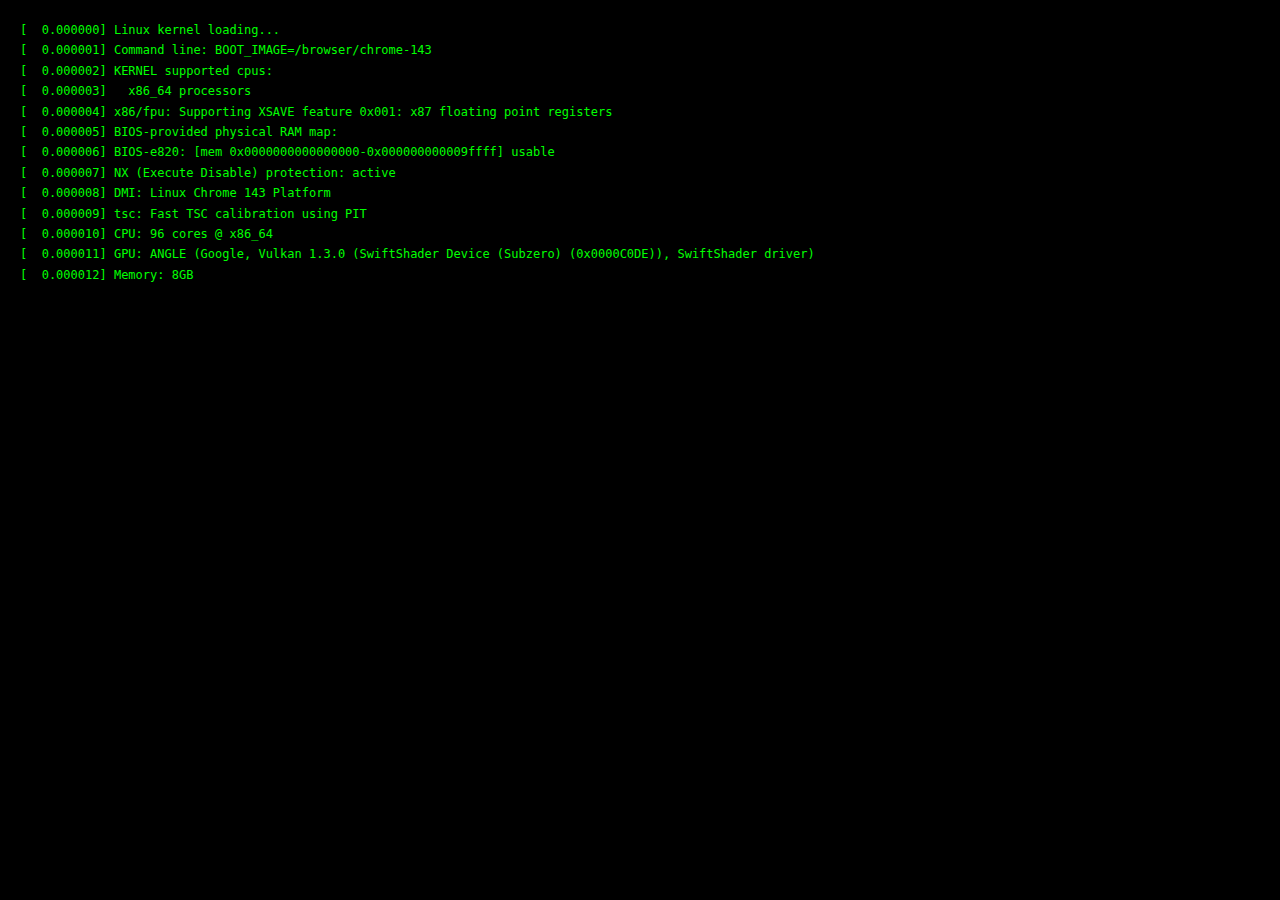
<file: index.html>
<!DOCTYPE html>
<html lang="en">
<head>
  <meta charset="utf-8" />
  <meta name="viewport" content="width=device-width, initial-scale=1.0, user-scalable=yes" />
  <title>Nessim Ben Abbes Website</title>
  <link rel="stylesheet" href="index.css" />
</head>
<body>
  <object type="text/html" data="header.html" class="header"></object>
  <p>Hello Everyone, Welcome to my personal website where I share my thoughts, projects, and everything that I find interesting and worth sharing.</p>
  <div class="debug-grid"></div>
  <script src="index.js"></script>
</body>
</html>
</file>
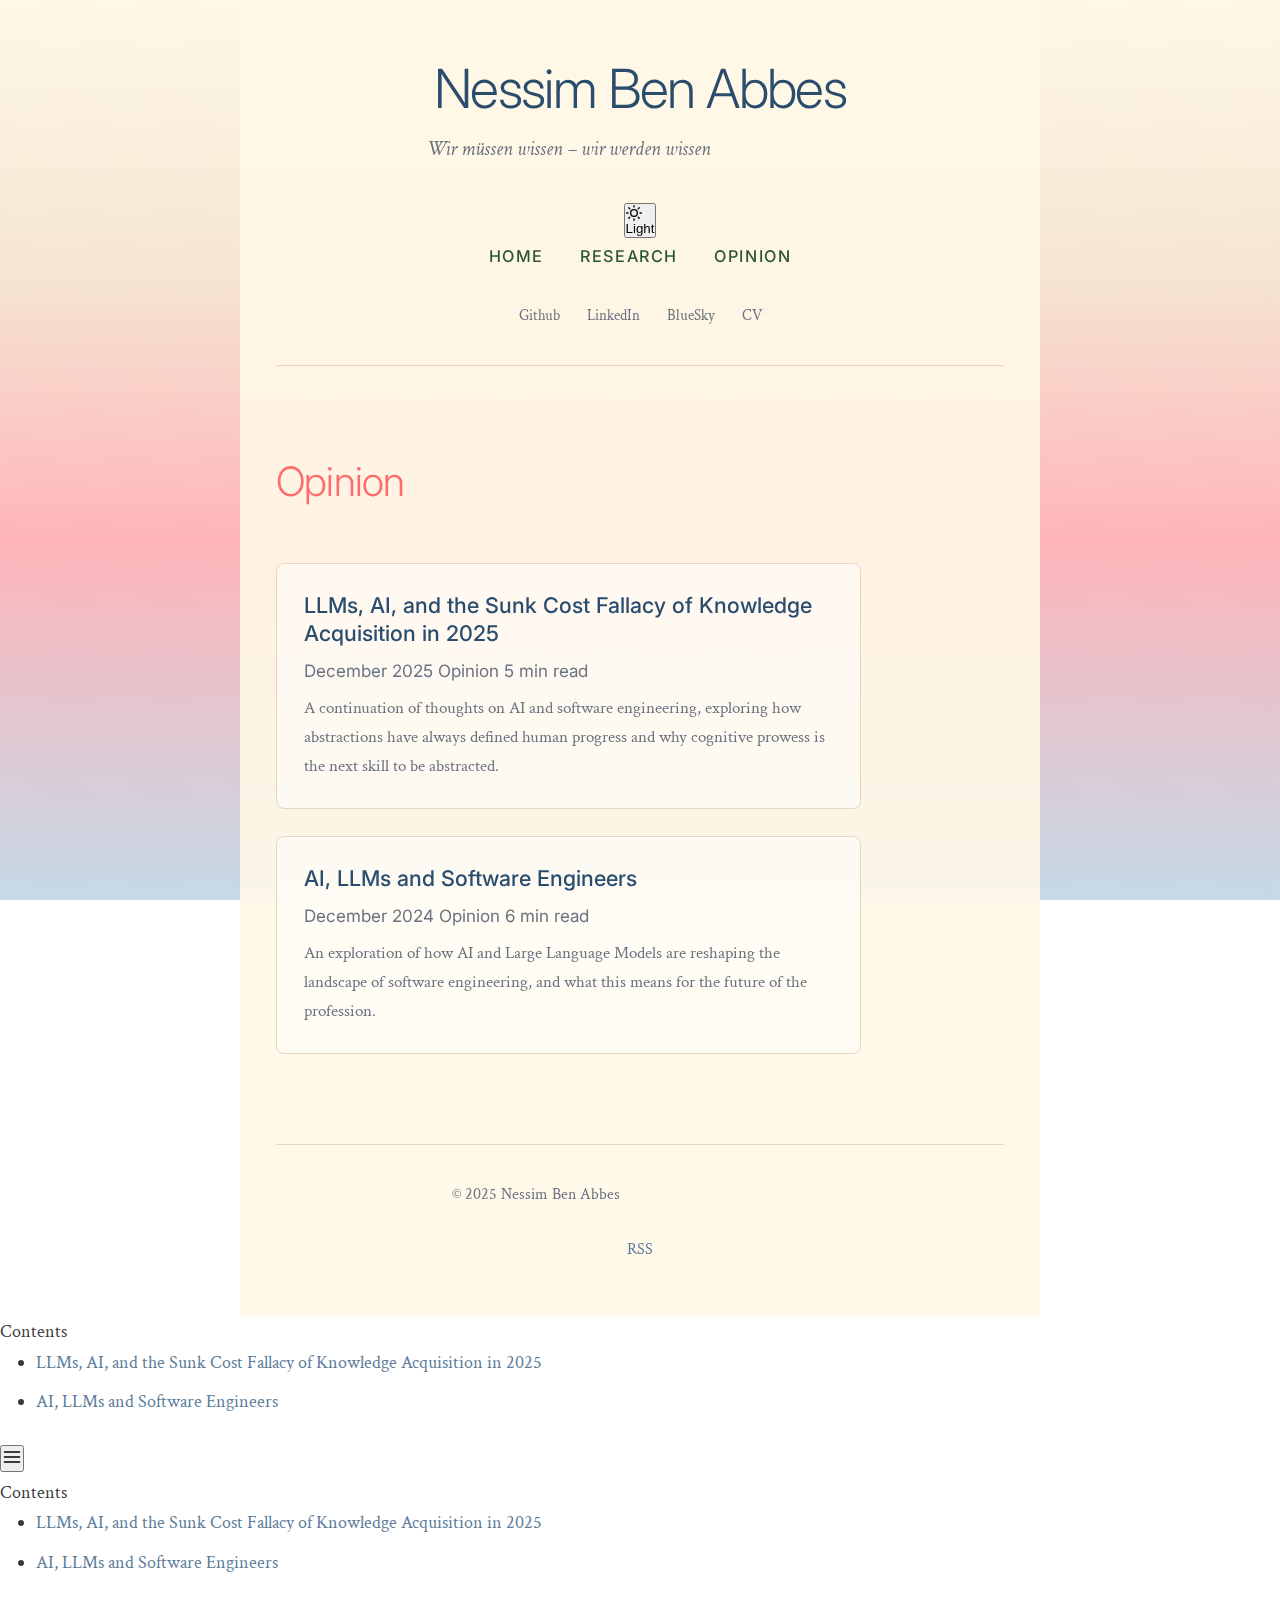
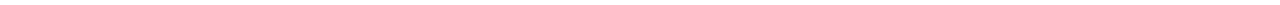
<file: opinion.html>
<!DOCTYPE html>
<html lang="en">
<head>
  <meta charset="utf-8" />
  <meta name="viewport" content="width=device-width, initial-scale=1.0, user-scalable=yes" />
  <title>Opinion | Nessim Ben Abbes</title>
  <meta name="description" content="Opinion articles by Nessim Ben Abbes on AI, LLMs, software engineering, and the future of technology." />
  <meta name="author" content="Nessim Ben Abbes" />
  <meta name="robots" content="index, follow" />
  <link rel="canonical" href="https://nessimbena.github.io/opinion.html" />
  <meta property="og:type" content="website" />
  <meta property="og:title" content="Opinion | Nessim Ben Abbes" />
  <meta property="og:description" content="Opinion articles on AI, LLMs, software engineering, and the future of technology." />
  <meta property="og:url" content="https://nessimbena.github.io/opinion.html" />
  <meta property="og:site_name" content="Nessim Ben Abbes" />
  <meta property="og:image" content="https://nessimbena.github.io/images/overall_model_performance_ranking.png" />
  <meta name="twitter:card" content="summary_large_image" />
  <meta name="twitter:title" content="Opinion | Nessim Ben Abbes" />
  <meta name="twitter:description" content="Opinion articles on AI, LLMs, software engineering, and the future of technology." />
  <meta name="twitter:image" content="https://nessimbena.github.io/images/overall_model_performance_ranking.png" />
  <link rel="alternate" type="application/atom+xml" title="Nessim Ben Abbes - Feed" href="/feed.xml" />
  <link rel="stylesheet" href="index.css" />
</head>
<body>
  <div class="book-container">
    <header class="site-header">
      <div class="header-top">
        <div>
          <h1 class="site-title">Nessim Ben Abbes</h1>
          <p class="site-subtitle">Wir müssen wissen – wir werden wissen</p>
        </div>
        <button class="theme-toggle" id="theme-toggle" aria-label="Toggle theme">
          <svg class="sun-icon" xmlns="http://www.w3.org/2000/svg" width="16" height="16" viewBox="0 0 24 24" fill="none" stroke="currentColor" stroke-width="2" stroke-linecap="round" stroke-linejoin="round">
            <circle cx="12" cy="12" r="5"></circle>
            <line x1="12" y1="1" x2="12" y2="3"></line>
            <line x1="12" y1="21" x2="12" y2="23"></line>
            <line x1="4.22" y1="4.22" x2="5.64" y2="5.64"></line>
            <line x1="18.36" y1="18.36" x2="19.78" y2="19.78"></line>
            <line x1="1" y1="12" x2="3" y2="12"></line>
            <line x1="21" y1="12" x2="23" y2="12"></line>
            <line x1="4.22" y1="19.78" x2="5.64" y2="18.36"></line>
            <line x1="18.36" y1="5.64" x2="19.78" y2="4.22"></line>
          </svg>
          <svg class="moon-icon" xmlns="http://www.w3.org/2000/svg" width="16" height="16" viewBox="0 0 24 24" fill="none" stroke="currentColor" stroke-width="2" stroke-linecap="round" stroke-linejoin="round" style="display:none">
            <path d="M21 12.79A9 9 0 1 1 11.21 3 7 7 0 0 0 21 12.79z"></path>
          </svg>
          <span class="theme-label">Light</span>
        </button>
      </div>

      <nav class="site-nav">
        <a href="/index.html">Home</a>
        <a href="/research.html">Research</a>
        <a href="/opinion.html">Opinion</a>
      </nav>

      <div class="social-links">
        <a href="https://github.com/NessimBenA" target="_blank" rel="noopener">Github</a>
        <a href="https://www.linkedin.com/in/nessim-ben-abbes-768a98217/" target="_blank" rel="noopener">LinkedIn</a>
        <a href="https://bsky.app/profile/nessim.bsky.social" target="_blank" rel="noopener">BlueSky</a>
        <a href="cv.pdf">CV</a>
      </div>
    </header>

    <article>
      <h1>Opinion</h1>

      <ul class="post-list">
        <li>
          <h3><a href="blogposts/sunk-cost-fallacy-knowledge-acquisition.html">LLMs, AI, and the Sunk Cost Fallacy of Knowledge Acquisition in 2025</a></h3>
          <p class="post-date">December 2025 <span class="category-tag opinion">Opinion</span> <span class="reading-time">5 min read</span></p>
          <p>A continuation of thoughts on AI and software engineering, exploring how abstractions have always defined human progress and why cognitive prowess is the next skill to be abstracted.</p>
        </li>
        <li>
          <h3><a href="blogposts/aisoftwareengineers.html">AI, LLMs and Software Engineers</a></h3>
          <p class="post-date">December 2024 <span class="category-tag opinion">Opinion</span> <span class="reading-time">6 min read</span></p>
          <p>An exploration of how AI and Large Language Models are reshaping the landscape of software engineering, and what this means for the future of the profession.</p>
        </li>
      </ul>
    </article>

    <footer class="book-footer">
      <p>&copy; 2025 Nessim Ben Abbes</p>
      <a href="/feed.xml">RSS</a>
    </footer>
  </div>

  <script src="zarzis.js"></script>
  <script data-goatcounter="https://nessim.goatcounter.com/count"
        async src="//gc.zgo.at/count.js"></script>
</body>
</html>
</file>
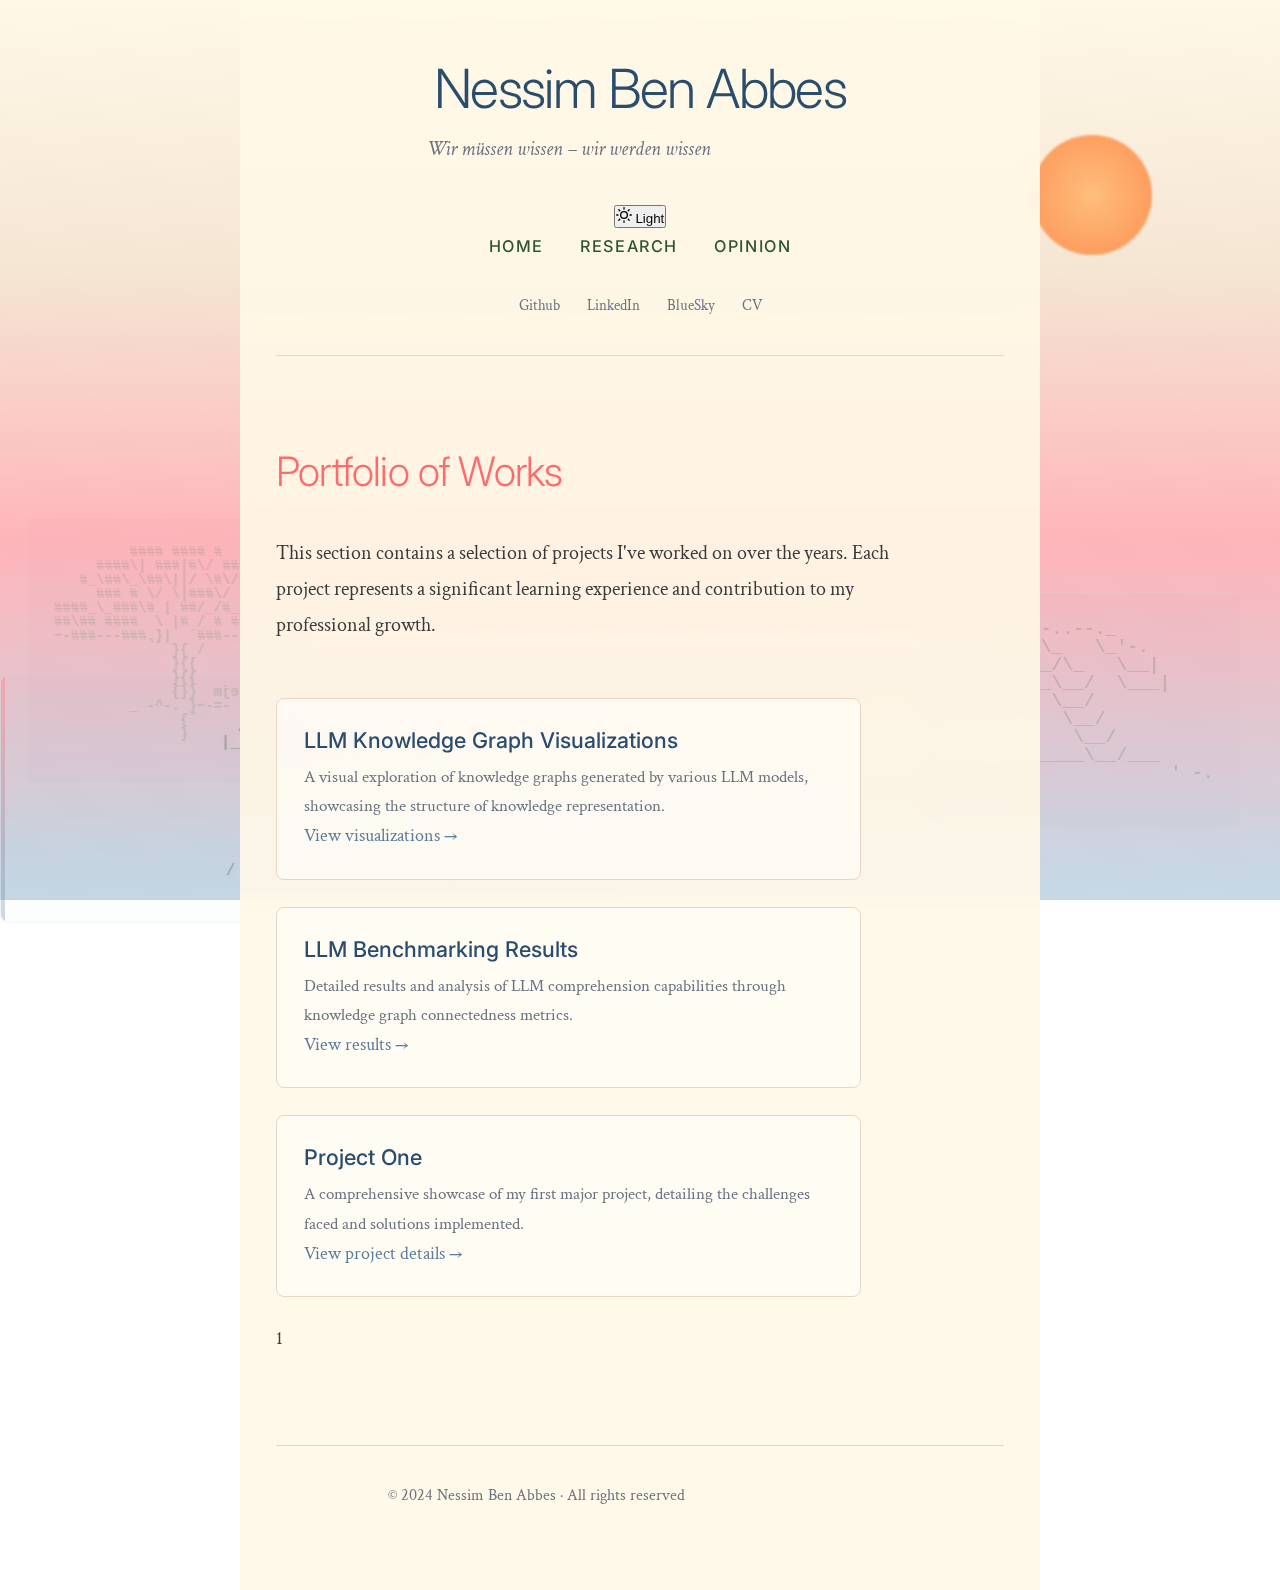
<file: projects.html>
<!DOCTYPE html>
<html lang="en">
<head>
  <meta charset="utf-8" />
  <meta name="viewport" content="width=device-width, initial-scale=1.0, user-scalable=yes" />
  <title>Projects | Nessim Ben Abbes</title>
  <link rel="stylesheet" href="index.css" />
</head>
<body>
  <div class="sun"></div>
  
  <pre class="palm-ascii">
        __ _.--..--._ _
     .-' _/   _/\_   \_'-.
    |__ /   _/\__/\_   \__|
       |___/\_\__/  \___|
              \__/
              \__/
               \__/
                \__/
             ____\__/___
       . - '             ' -.
      /                      \
  </pre>
  
  <pre class="palm-ascii-left">
      # #### ####
   ### \/#|### |/####
  ##\/#/ \||/##/_/##/_#
###  \/###|/ \/ # ###
##_\_#\_\## | #/###_/_####
 #### # \ #| /  #### ##/##
__#_--###`  |{,###---###-~
        \ }{
         }}{
         }}{
    ejm  {{}
   , -=-~{ .-^- _
         `}
          {
  </pre>
  
  <pre class="palm-ascii-right">
     _.--..--._ 
  .-' _/\_   \_'-.
 |__ /\__/\_   \__|
    |_/\_\__/  \___|
         \__/
          \__/
           \__/
        ____\__/___
  . - '             ' -.
  </pre>
  
  <div class="waves"></div>
  
  <div class="book-container">
    <div id="header"></div>
    
    <article>
      <h1>Portfolio of Works</h1>
      <p>This section contains a selection of projects I've worked on over the years. Each project represents a significant learning experience and contribution to my professional growth.</p>
      
      <ul class="post-list">
        <li>
          <h3><a href="projects/llm-knowledge-graphs.html">LLM Knowledge Graph Visualizations</a></h3>
          <p>A visual exploration of knowledge graphs generated by various LLM models, showcasing the structure of knowledge representation.</p>
          <a href="projects/llm-knowledge-graphs.html" class="read-more">View visualizations →</a>
        </li>
        <li>
          <h3><a href="projects/llm-benchmarking-results.html">LLM Benchmarking Results</a></h3>
          <p>Detailed results and analysis of LLM comprehension capabilities through knowledge graph connectedness metrics.</p>
          <a href="projects/llm-benchmarking-results.html" class="read-more">View results →</a>
        </li>
        <li>
          <h3><a href="projects/project1.html">Project One</a></h3>
          <p>A comprehensive showcase of my first major project, detailing the challenges faced and solutions implemented.</p>
          <a href="projects/project1.html" class="read-more">View project details →</a>
        </li>
        <!-- Add more projects here as needed -->
      </ul>
      
      <div class="page-number">1</div>
    </article>
    
    <footer class="book-footer">
      <p>&copy; 2024 Nessim Ben Abbes · All rights reserved</p>
    </footer>
  </div>

  <script>
    fetch('header.html')
      .then(response => response.text())
      .then(data => {
        document.getElementById('header').innerHTML = data;
      });
  </script>
</body>
</html>
</file>
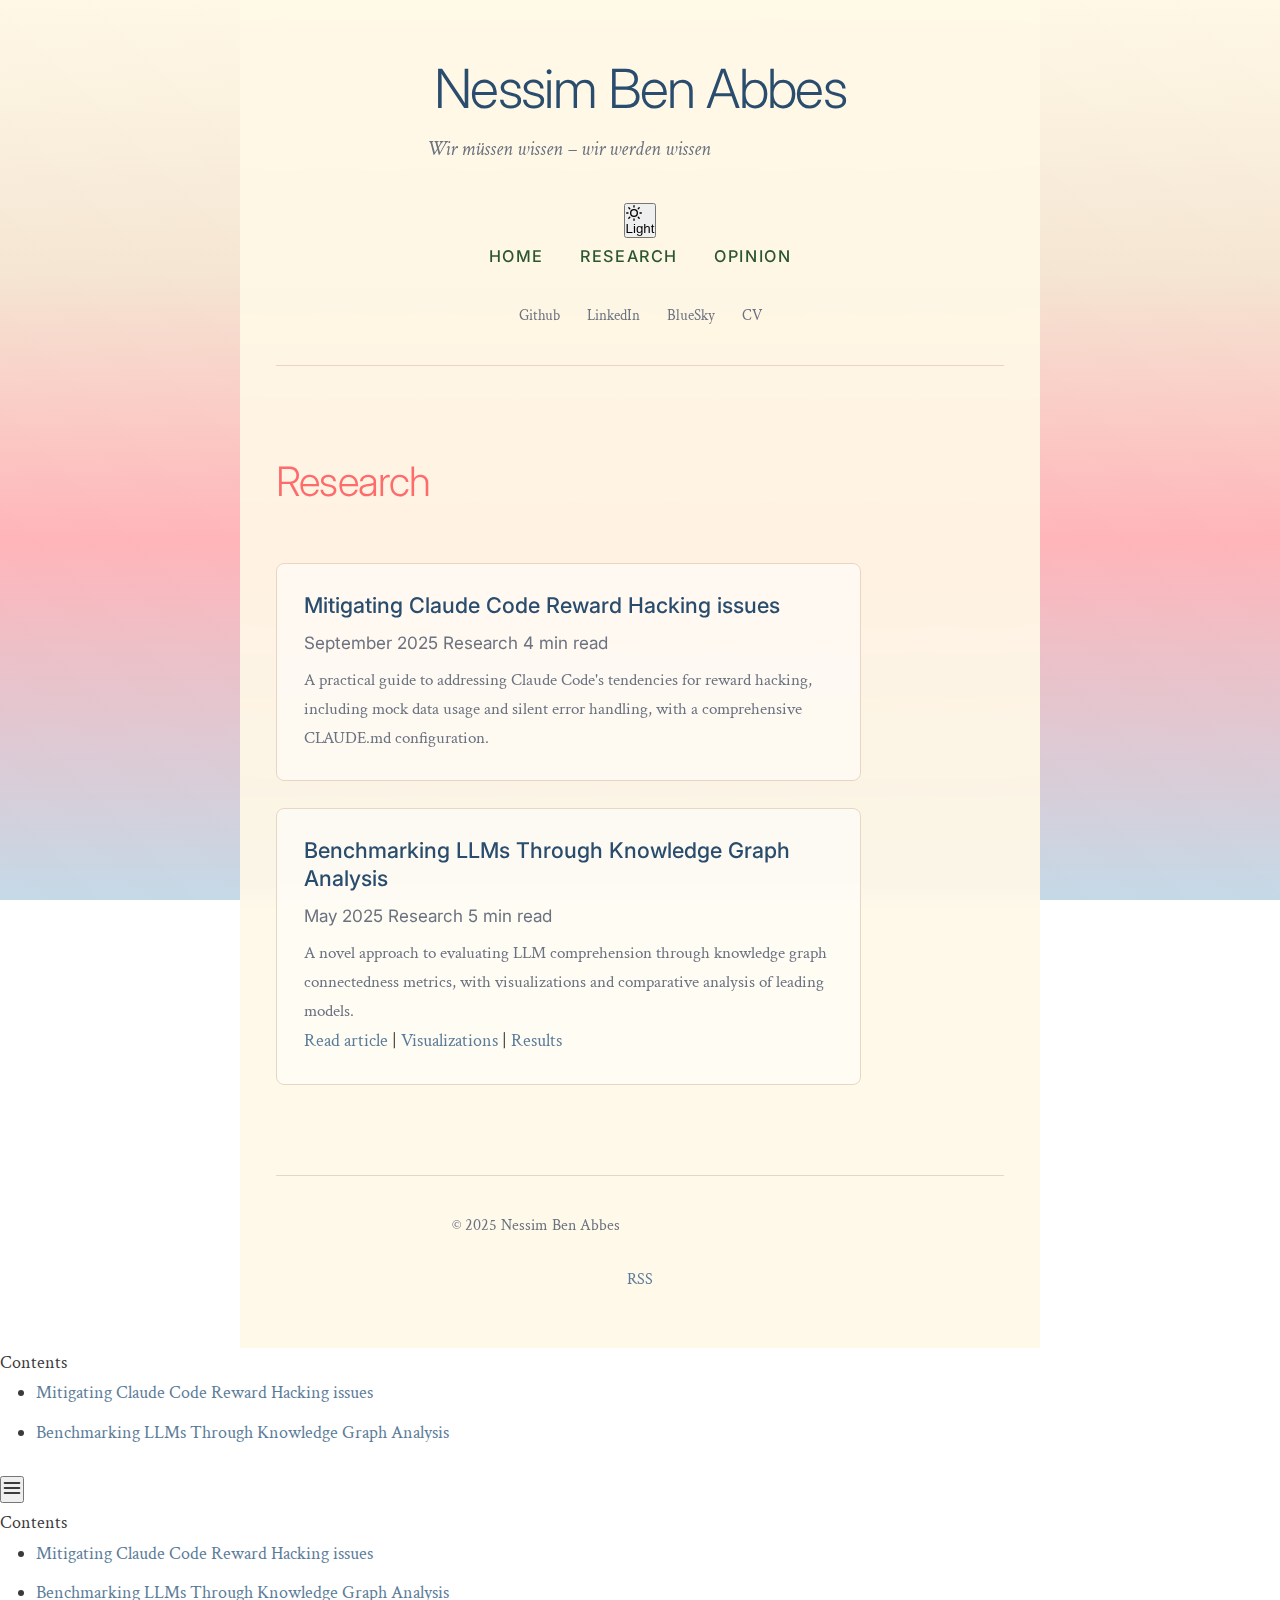
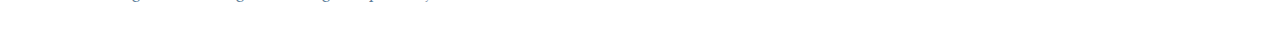
<file: research.html>
<!DOCTYPE html>
<html lang="en">
<head>
  <meta charset="utf-8" />
  <meta name="viewport" content="width=device-width, initial-scale=1.0, user-scalable=yes" />
  <title>Research | Nessim Ben Abbes</title>
  <meta name="description" content="Research articles by Nessim Ben Abbes on LLM benchmarking, knowledge graphs, and AI systems." />
  <meta name="author" content="Nessim Ben Abbes" />
  <meta name="robots" content="index, follow" />
  <link rel="canonical" href="https://nessimbena.github.io/research.html" />
  <meta property="og:type" content="website" />
  <meta property="og:title" content="Research | Nessim Ben Abbes" />
  <meta property="og:description" content="Research articles on LLM benchmarking, knowledge graphs, and AI systems." />
  <meta property="og:url" content="https://nessimbena.github.io/research.html" />
  <meta property="og:site_name" content="Nessim Ben Abbes" />
  <meta property="og:image" content="https://nessimbena.github.io/images/overall_model_performance_ranking.png" />
  <meta name="twitter:card" content="summary_large_image" />
  <meta name="twitter:title" content="Research | Nessim Ben Abbes" />
  <meta name="twitter:description" content="Research articles on LLM benchmarking, knowledge graphs, and AI systems." />
  <meta name="twitter:image" content="https://nessimbena.github.io/images/overall_model_performance_ranking.png" />
  <link rel="alternate" type="application/atom+xml" title="Nessim Ben Abbes - Feed" href="/feed.xml" />
  <link rel="stylesheet" href="index.css" />
</head>
<body>
  <div class="book-container">
    <header class="site-header">
      <div class="header-top">
        <div>
          <h1 class="site-title">Nessim Ben Abbes</h1>
          <p class="site-subtitle">Wir müssen wissen – wir werden wissen</p>
        </div>
        <button class="theme-toggle" id="theme-toggle" aria-label="Toggle theme">
          <svg class="sun-icon" xmlns="http://www.w3.org/2000/svg" width="16" height="16" viewBox="0 0 24 24" fill="none" stroke="currentColor" stroke-width="2" stroke-linecap="round" stroke-linejoin="round">
            <circle cx="12" cy="12" r="5"></circle>
            <line x1="12" y1="1" x2="12" y2="3"></line>
            <line x1="12" y1="21" x2="12" y2="23"></line>
            <line x1="4.22" y1="4.22" x2="5.64" y2="5.64"></line>
            <line x1="18.36" y1="18.36" x2="19.78" y2="19.78"></line>
            <line x1="1" y1="12" x2="3" y2="12"></line>
            <line x1="21" y1="12" x2="23" y2="12"></line>
            <line x1="4.22" y1="19.78" x2="5.64" y2="18.36"></line>
            <line x1="18.36" y1="5.64" x2="19.78" y2="4.22"></line>
          </svg>
          <svg class="moon-icon" xmlns="http://www.w3.org/2000/svg" width="16" height="16" viewBox="0 0 24 24" fill="none" stroke="currentColor" stroke-width="2" stroke-linecap="round" stroke-linejoin="round" style="display:none">
            <path d="M21 12.79A9 9 0 1 1 11.21 3 7 7 0 0 0 21 12.79z"></path>
          </svg>
          <span class="theme-label">Light</span>
        </button>
      </div>

      <nav class="site-nav">
        <a href="/index.html">Home</a>
        <a href="/research.html">Research</a>
        <a href="/opinion.html">Opinion</a>
      </nav>

      <div class="social-links">
        <a href="https://github.com/NessimBenA" target="_blank" rel="noopener">Github</a>
        <a href="https://www.linkedin.com/in/nessim-ben-abbes-768a98217/" target="_blank" rel="noopener">LinkedIn</a>
        <a href="https://bsky.app/profile/nessim.bsky.social" target="_blank" rel="noopener">BlueSky</a>
        <a href="cv.pdf">CV</a>
      </div>
    </header>

    <article>
      <h1>Research</h1>

      <ul class="post-list">
        <li>
          <h3><a href="blogposts/mitigating-claude-code-reward-hacking.html">Mitigating Claude Code Reward Hacking issues</a></h3>
          <p class="post-date">September 2025 <span class="category-tag research">Research</span> <span class="reading-time">4 min read</span></p>
          <p>A practical guide to addressing Claude Code's tendencies for reward hacking, including mock data usage and silent error handling, with a comprehensive CLAUDE.md configuration.</p>
        </li>
        <li>
          <h3><a href="blogposts/llm-benchmarking.html">Benchmarking LLMs Through Knowledge Graph Analysis</a></h3>
          <p class="post-date">May 2025 <span class="category-tag research">Research</span> <span class="reading-time">5 min read</span></p>
          <p>A novel approach to evaluating LLM comprehension through knowledge graph connectedness metrics, with visualizations and comparative analysis of leading models.</p>
          <div class="sub-links">
            <a href="blogposts/llm-benchmarking.html">Read article</a>
            <span class="sep">|</span>
            <a href="projects/llm-knowledge-graphs.html">Visualizations</a>
            <span class="sep">|</span>
            <a href="projects/llm-benchmarking-results.html">Results</a>
          </div>
        </li>
      </ul>
    </article>

    <footer class="book-footer">
      <p>&copy; 2025 Nessim Ben Abbes</p>
      <a href="/feed.xml">RSS</a>
    </footer>
  </div>

  <script src="zarzis.js"></script>
</body>
</html>
</file>
<file: index.css>
/* Zarzis Sunset Theme - Where Desert Meets Sea */
@import url('https://fonts.googleapis.com/css2?family=Crimson+Text:ital,wght@0,400;0,600;1,400&family=Inter:wght@300;400;500&display=swap');

:root {
  /* Zarzis Color Palette - Sunset over Desert and Sea */
  --sand-light: #FFF8E7;
  --sand-warm: #F5E6D3;
  --sand-dune: #E8D5C4;
  
  --sunset-gold: #FFB366;
  --sunset-orange: #FF8C42;
  --sunset-coral: #FF6B6B;
  --sunset-pink: #FFB5BA;
  
  --sea-deep: #2A4D6E;
  --sea-calm: #5B7C99;
  --sea-light: #8FA7C6;
  --sea-foam: #C5D9E7;
  
  --palm-dark: #2C5530;
  --palm-leaf: #4A7C59;
  --palm-light: #6B9974;
  
  --text-primary: #3A3A3A;
  --text-secondary: #6B7280;
  --text-light: #9CA3AF;
  
  /* Typography */
  --font-serif: 'Crimson Text', Georgia, serif;
  --font-sans: 'Inter', -apple-system, sans-serif;
  
  /* Font sizes - harmonic scale */
  --text-xs: 0.75rem;
  --text-sm: 0.875rem;
  --text-base: 1rem;
  --text-lg: 1.125rem;
  --text-xl: 1.25rem;
  --text-2xl: 1.5rem;
  --text-3xl: 1.875rem;
  --text-4xl: 2.25rem;
  --text-5xl: 3rem;
  
  /* Spacing */
  --spacing-xs: 0.5rem;
  --spacing-sm: 1rem;
  --spacing-md: 1.5rem;
  --spacing-lg: 2rem;
  --spacing-xl: 3rem;
  --spacing-2xl: 5rem;
  
  /* Layout */
  --max-width: 800px;
  --reading-width: 65ch;
}

* {
  margin: 0;
  padding: 0;
  box-sizing: border-box;
}

html {
  font-size: 18px;
  scroll-behavior: smooth;
}

body {
  background: linear-gradient(180deg, 
    var(--sand-light) 0%, 
    var(--sand-warm) 30%, 
    var(--sunset-pink) 60%, 
    var(--sea-foam) 100%);
  background-attachment: fixed;
  color: var(--text-primary);
  font-family: var(--font-serif);
  line-height: 1.7;
  min-height: 100vh;
  position: relative;
  overflow-x: hidden;
}

/* Subtle grain texture for warmth */
body::before {
  content: "";
  position: fixed;
  top: 0;
  left: 0;
  width: 100%;
  height: 100%;
  opacity: 0.03;
  background-image: 
    repeating-linear-gradient(45deg, transparent, transparent 35px, rgba(255, 179, 102, 0.1) 35px, rgba(255, 179, 102, 0.1) 70px);
  pointer-events: none;
  z-index: 1;
}

/* Sun orb */
.sun {
  position: fixed;
  top: 15%;
  right: 10%;
  width: 120px;
  height: 120px;
  background: radial-gradient(circle, var(--sunset-gold) 0%, var(--sunset-orange) 70%);
  border-radius: 50%;
  filter: blur(1px);
  opacity: 0.8;
  animation: sun-glow 4s ease-in-out infinite alternate;
  z-index: 0;
}

@keyframes sun-glow {
  from {
    box-shadow: 0 0 60px 20px rgba(255, 179, 102, 0.5);
  }
  to {
    box-shadow: 0 0 80px 30px rgba(255, 140, 66, 0.6);
  }
}

/* ASCII Palm Trees */
.palm-ascii {
  position: fixed;
  bottom: 0;
  left: 0;
  right: 0;
  font-family: monospace;
  white-space: pre;
  line-height: 1;
  pointer-events: none;
  z-index: 2;
  color: var(--palm-dark);
  opacity: 0.3;
  font-size: 16px;
  font-weight: bold;
  text-align: center;
  overflow: hidden;
  height: auto;
  transform: translateY(20%);
  text-shadow: 2px 2px 8px rgba(255, 179, 102, 0.2),
              1px 1px 4px rgba(0, 0, 0, 0.1);
}

.palm-ascii-left {
  position: fixed;
  bottom: 10%;
  left: 2%;
  font-family: monospace;
  white-space: pre;
  line-height: 1;
  pointer-events: none;
  z-index: 2;
  color: var(--palm-leaf);
  opacity: 0.2;
  font-size: 14px;
  font-weight: bold;
  transform: scaleX(-1);
  animation: palm-sway-left 8s ease-in-out infinite;
}

.palm-ascii-right {
  position: fixed;
  bottom: 5%;
  right: 3%;
  font-family: monospace;
  white-space: pre;
  line-height: 1;
  pointer-events: none;
  z-index: 2;
  color: var(--palm-dark);
  opacity: 0.18;
  font-size: 18px;
  font-weight: bold;
  animation: palm-sway-right 10s ease-in-out infinite;
}

@keyframes palm-sway-left {
  0%, 100% {
    transform: scaleX(-1) rotate(-1deg) translateX(0);
  }
  50% {
    transform: scaleX(-1) rotate(1deg) translateX(5px);
  }
}

@keyframes palm-sway-right {
  0%, 100% {
    transform: rotate(1deg) translateX(0);
  }
  50% {
    transform: rotate(-1deg) translateX(-5px);
  }
}

/* Mobile adjustments for ASCII palms */
@media (max-width: 768px) {
  .palm-ascii {
    font-size: 12px;
    opacity: 0.15;
    transform: translateY(30%);
    font-weight: bold;
  }
  
  .palm-ascii-left {
    display: none;
  }
  
  .palm-ascii-right {
    font-size: 14px;
    opacity: 0.12;
    bottom: 2%;
    right: 1%;
  }
}

/* Main container */
.book-container {
  max-width: var(--max-width);
  margin: 0 auto;
  padding: var(--spacing-xl) var(--spacing-lg);
  position: relative;
  z-index: 10;
  background: rgba(255, 248, 231, 0.9);
  backdrop-filter: blur(10px);
  min-height: 100vh;
}

/* Remove corner fold - too busy for minimalist design */
.corner-fold {
  display: none;
}

/* Headers */
h1, h2, h3, h4, h5, h6 {
  font-family: var(--font-sans);
  font-weight: 500;
  line-height: 1.3;
  color: var(--sea-deep);
  margin-top: var(--spacing-xl);
  margin-bottom: var(--spacing-md);
}

h1 {
  font-size: 2.5rem;
  font-weight: 300;
  letter-spacing: -0.02em;
  color: var(--sunset-coral);
  margin-top: var(--spacing-2xl);
}

h2 {
  font-size: 1.8rem;
  font-weight: 400;
  color: var(--sea-deep);
}

h3 {
  font-size: 1.4rem;
  color: var(--palm-dark);
}

/* Paragraphs and text */
p {
  margin-bottom: var(--spacing-md);
  max-width: var(--reading-width);
}

/* Links */
a {
  color: var(--sea-calm);
  text-decoration: none;
  border-bottom: 1px solid transparent;
  transition: all 0.3s ease;
}

a:hover {
  color: var(--sea-deep);
  border-bottom-color: var(--sunset-gold);
}

/* Site header */
.site-header {
  text-align: center;
  margin-bottom: var(--spacing-2xl);
  padding-bottom: var(--spacing-lg);
  border-bottom: 1px solid var(--sand-dune);
}

.site-title {
  font-size: 3rem;
  font-weight: 300;
  margin: 0 0 var(--spacing-xs) 0;
  color: var(--sea-deep);
  letter-spacing: -0.03em;
}

.site-subtitle {
  font-family: var(--font-serif);
  font-style: italic;
  color: var(--text-secondary);
  margin-bottom: var(--spacing-lg);
  font-size: 1.1rem;
}

/* Navigation */
.site-nav {
  display: flex;
  justify-content: center;
  gap: var(--spacing-lg);
  margin-bottom: var(--spacing-md);
}

.site-nav a {
  font-family: var(--font-sans);
  font-weight: 500;
  text-transform: uppercase;
  letter-spacing: 0.1em;
  font-size: 0.9rem;
  color: var(--palm-dark);
  border-bottom: 2px solid transparent;
  padding-bottom: 2px;
  transition: all 0.3s ease;
}

.site-nav a:hover {
  color: var(--sunset-coral);
  border-bottom-color: var(--sunset-gold);
}

/* Social links */
.social-links {
  display: flex;
  justify-content: center;
  gap: var(--spacing-md);
  font-size: 0.85rem;
}

.social-links a {
  color: var(--text-secondary);
}

.social-links a:hover {
  color: var(--sea-calm);
}

/* Navigation header container */
#header {
  margin-bottom: var(--spacing-2xl);
}

/* Article content */
article {
  animation: fade-in 1s ease-out;
}

@keyframes fade-in {
  from {
    opacity: 0;
    transform: translateY(20px);
  }
  to {
    opacity: 1;
    transform: translateY(0);
  }
}

/* Lists */
ul, ol {
  margin-bottom: var(--spacing-md);
  padding-left: var(--spacing-lg);
  max-width: var(--reading-width);
}

li {
  margin-bottom: var(--spacing-xs);
}

/* Blockquotes */
blockquote {
  border-left: 3px solid var(--sunset-gold);
  padding-left: var(--spacing-md);
  margin: var(--spacing-lg) 0;
  font-style: italic;
  color: var(--text-secondary);
  max-width: var(--reading-width);
}

/* Code blocks */
pre {
  background: rgba(42, 77, 110, 0.05);
  border: 1px solid var(--sea-foam);
  padding: var(--spacing-md);
  margin: var(--spacing-md) 0;
  border-radius: 8px;
  overflow-x: auto;
  font-size: 0.9rem;
  max-width: var(--reading-width);
}

code {
  font-family: 'SF Mono', Monaco, monospace;
  font-size: 0.9em;
  background: rgba(197, 217, 231, 0.3);
  padding: 0.2em 0.4em;
  border-radius: 4px;
}

pre code {
  background: none;
  padding: 0;
}


/* Footer */
.book-footer {
  margin-top: var(--spacing-2xl);
  padding-top: var(--spacing-lg);
  border-top: 1px solid var(--sand-dune);
  text-align: center;
  color: var(--text-secondary);
  font-size: 0.9rem;
}

/* Responsive adjustments */
@media (max-width: 768px) {
  html {
    font-size: 16px;
  }
  
  .book-container {
    padding: var(--spacing-md);
  }
  
  h1 {
    font-size: 2rem;
  }
  
  h2 {
    font-size: 1.5rem;
  }
  
  .sun {
    width: 80px;
    height: 80px;
    top: 10%;
    right: 5%;
  }
}

/* Selection colors */
::selection {
  background: var(--sunset-pink);
  color: var(--sea-deep);
}

/* Scrollbar styling */
::-webkit-scrollbar {
  width: 12px;
}

::-webkit-scrollbar-track {
  background: var(--sand-light);
}

::-webkit-scrollbar-thumb {
  background: linear-gradient(180deg, var(--sunset-coral), var(--sea-calm));
  border-radius: 6px;
}

::-webkit-scrollbar-thumb:hover {
  background: linear-gradient(180deg, var(--sunset-orange), var(--sea-deep));
}

/* Focus styles for accessibility */
:focus {
  outline: 2px solid var(--sunset-gold);
  outline-offset: 2px;
}

/* Print styles */
@media print {
  body {
    background: white;
    color: black;
  }
  
  .sun,
  .palm-decoration {
    display: none;
  }
  
  .book-container {
    background: transparent;
  }
}

/* Subtle wave animation at bottom */
.waves {
  position: fixed;
  bottom: 0;
  left: 0;
  width: 100%;
  height: 100px;
  background: linear-gradient(180deg, transparent, var(--sea-foam));
  z-index: 1;
  opacity: 0.3;
}

/* Gentle breathing animation for peaceful feel */
.breathing {
  animation: breathe 4s ease-in-out infinite;
}

@keyframes breathe {
  0%, 100% {
    transform: scale(1);
  }
  50% {
    transform: scale(1.02);
  }
}

/* Blog/Project list styling */
.post-list {
  list-style: none;
  padding: 0;
  margin-top: var(--spacing-xl);
}

.post-list li {
  background: rgba(255, 255, 255, 0.5);
  border: 1px solid var(--sand-dune);
  border-radius: 8px;
  padding: var(--spacing-md);
  margin-bottom: var(--spacing-md);
  transition: all 0.3s ease;
}

.post-list li:hover {
  background: rgba(255, 255, 255, 0.8);
  border-color: var(--sunset-gold);
  transform: translateY(-2px);
  box-shadow: 0 4px 12px rgba(255, 140, 66, 0.15);
}

.post-list h3 {
  margin: 0 0 var(--spacing-xs) 0;
  font-size: 1.2rem;
}

.post-list h3 a {
  color: var(--sea-deep);
  border-bottom: none;
}

.post-list h3 a:hover {
  color: var(--sunset-coral);
}

.post-date {
  color: var(--text-secondary);
  font-size: 0.85rem;
  font-family: var(--font-sans);
}

.post-list p {
  margin: var(--spacing-xs) 0 0 0;
  color: var(--text-secondary);
  font-size: 0.95rem;
}

/* Enhanced image styling with warm overlay */
img {
  max-width: 100%;
  height: auto;
  border-radius: 8px;
  margin: var(--spacing-lg) 0;
  position: relative;
  box-shadow: 0 4px 20px rgba(255, 140, 66, 0.1);
  transition: all 0.4s ease;
}

img:hover {
  transform: translateY(-4px);
  box-shadow: 0 8px 30px rgba(255, 140, 66, 0.2);
}

/* Parallax sun movement */
@media (min-width: 768px) {
  .sun {
    will-change: transform;
    transition: transform 0.3s ease-out;
  }
}

/* Enhanced link underlines */
article a {
  position: relative;
  background-image: linear-gradient(
    to bottom,
    transparent 0%,
    transparent 90%,
    var(--sunset-gold) 90%,
    var(--sunset-gold) 100%
  );
  background-repeat: no-repeat;
  background-size: 0% 100%;
  transition: background-size 0.3s ease-out;
}

article a:hover {
  background-size: 100% 100%;
}

/* Better first paragraph emphasis */
article > p:first-of-type {
  font-size: var(--text-lg);
  line-height: 1.8;
  color: var(--text-primary);
  margin-bottom: var(--spacing-lg);
}

/* Refined header hierarchy */
h1 {
  font-size: var(--text-4xl);
  margin-top: var(--spacing-2xl);
  margin-bottom: var(--spacing-lg);
}

h2 {
  font-size: var(--text-2xl);
  margin-top: var(--spacing-xl);
}

h3 {
  font-size: var(--text-xl);
  margin-top: var(--spacing-lg);
}

/* Smooth scroll behavior */
html {
  scroll-behavior: smooth;
}

/* Enhanced focus states for accessibility */
:focus-visible {
  outline: 3px solid var(--sunset-gold);
  outline-offset: 4px;
  border-radius: 4px;
}

/* Time-based theme (subtle) */
@media (prefers-color-scheme: dark) {
  :root {
    --sand-light: #F5E6D3;
    --sand-warm: #E8D5C4;
  }
}

/* Refined blockquote styling */
blockquote {
  position: relative;
  padding-left: var(--spacing-lg);
  margin: var(--spacing-xl) 0;
}

blockquote::before {
  content: '"';
  position: absolute;
  left: 0;
  top: -10px;
  font-size: var(--text-5xl);
  color: var(--sunset-gold);
  opacity: 0.3;
  font-family: var(--font-serif);
}

/* Better code block styling */
pre {
  position: relative;
  overflow: hidden;
}

pre::before {
  content: '';
  position: absolute;
  top: 0;
  left: 0;
  width: 4px;
  height: 100%;
  background: linear-gradient(to bottom, var(--sunset-coral), var(--sea-calm));
}

/* Loading fade-in for images */
img {
  animation: gentle-fade 0.6s ease-out;
}

@keyframes gentle-fade {
  from {
    opacity: 0;
    transform: translateY(10px);
  }
  to {
    opacity: 1;
    transform: translateY(0);
  }
}

/* Improved mobile header */
@media (max-width: 768px) {
  .site-title {
    font-size: var(--text-3xl);
  }
  
  .site-nav {
    flex-wrap: wrap;
    gap: var(--spacing-sm);
  }
  
  .social-links {
    flex-wrap: wrap;
    gap: var(--spacing-sm);
    font-size: var(--text-sm);
  }
}
</file>
